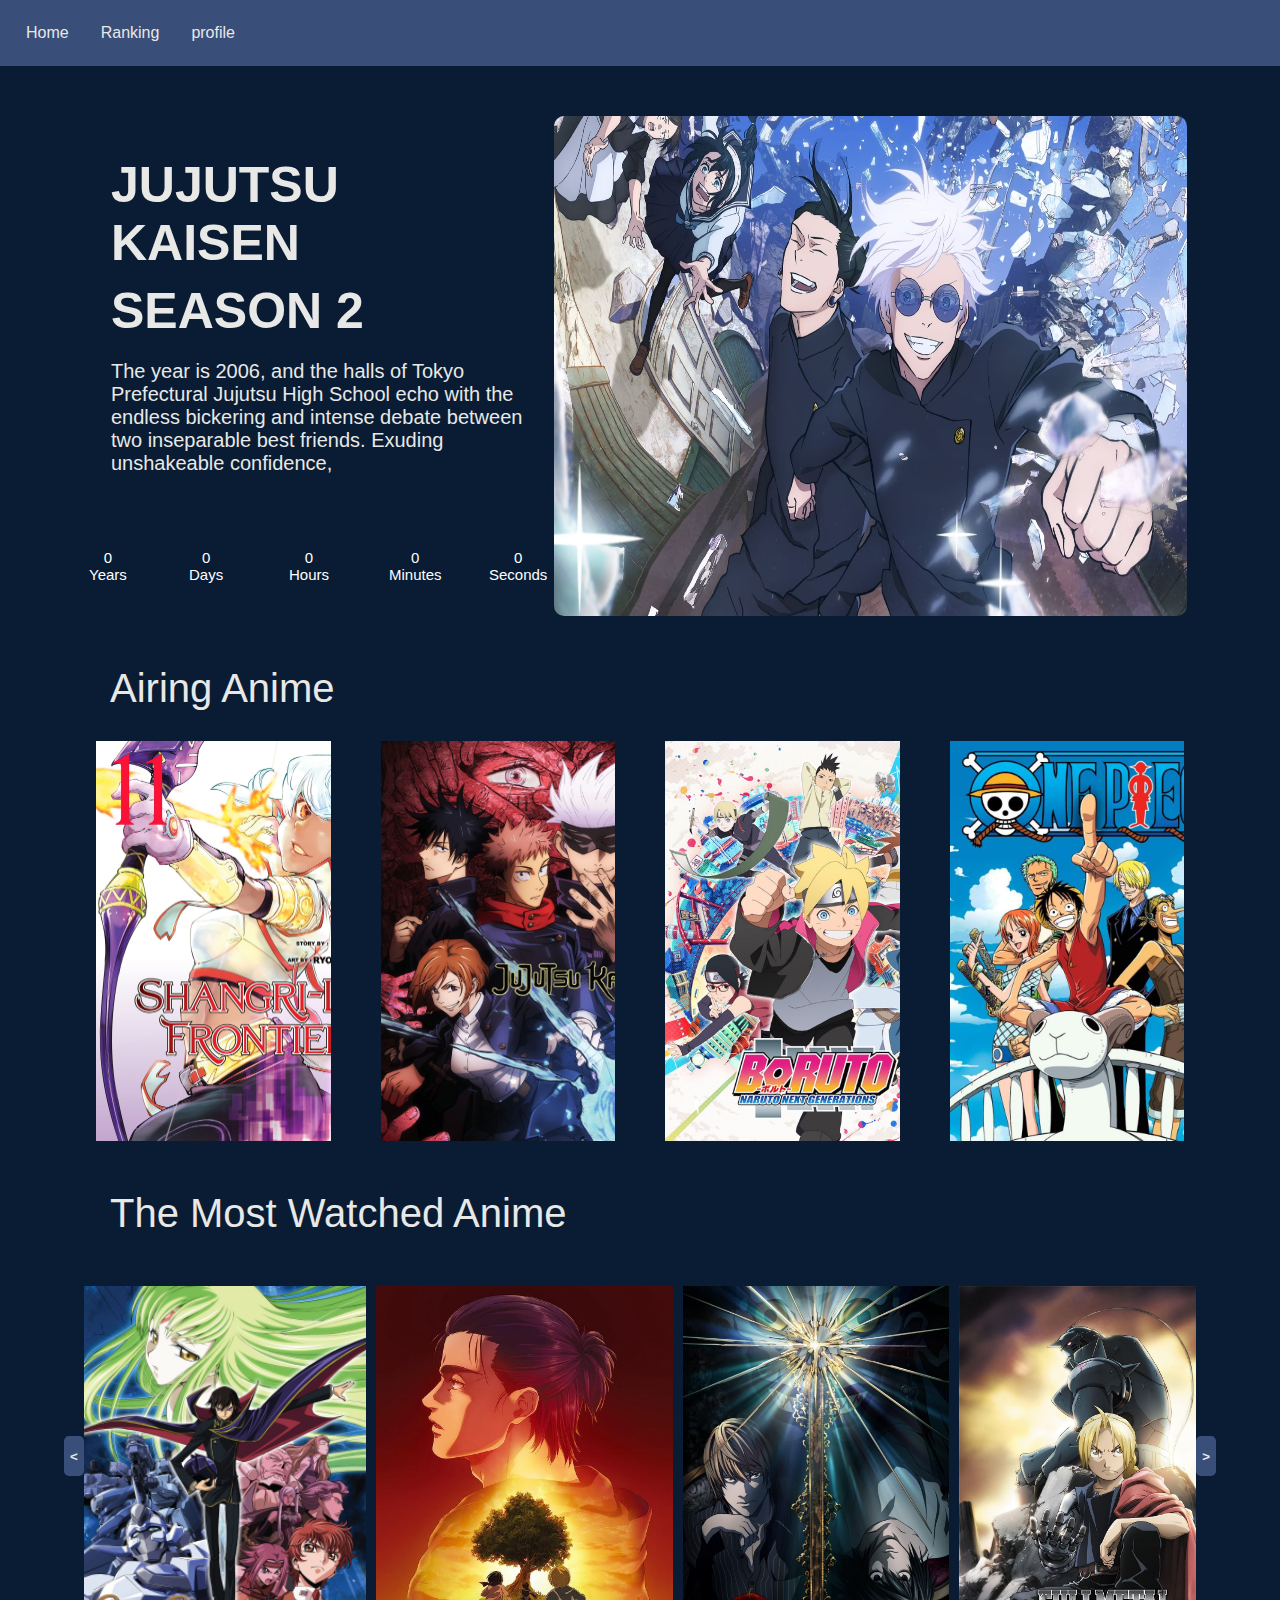
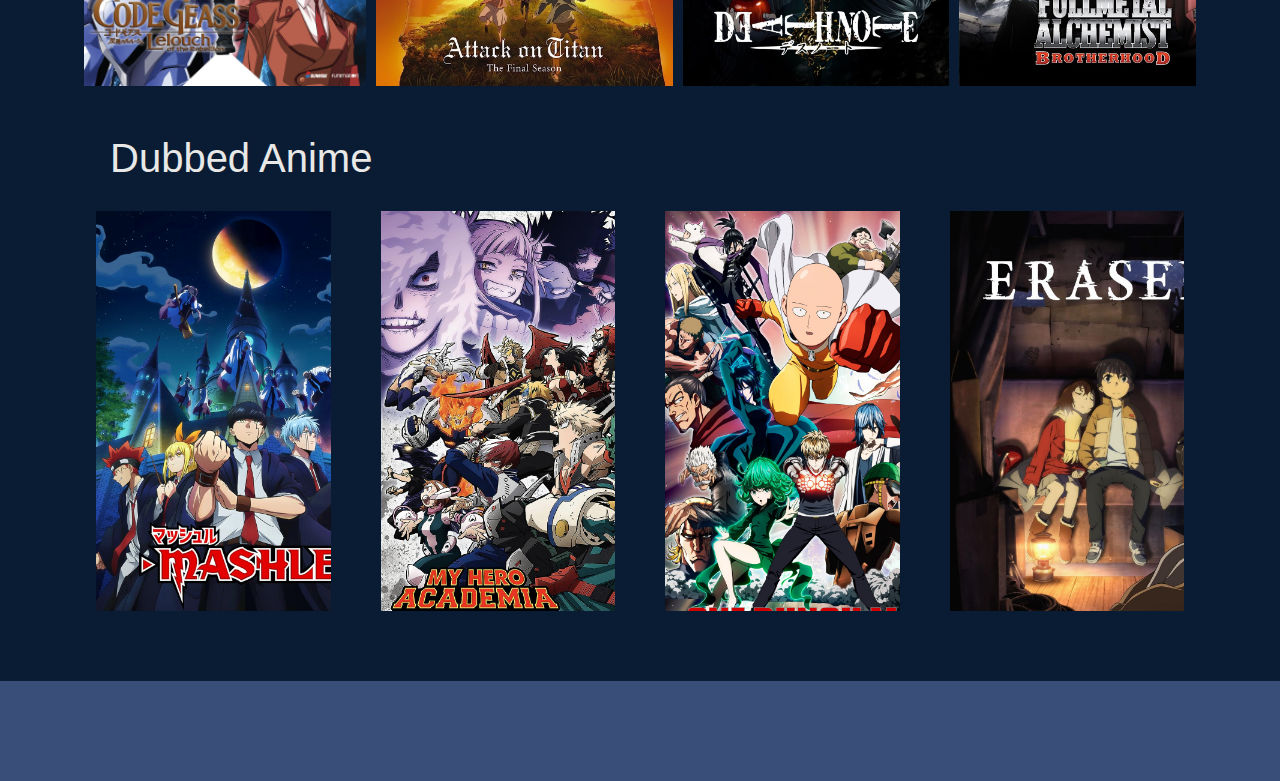
<file: js project1/index.html>
<!DOCTYPE html>
<html lang="en">
<head>
    <meta charset="UTF-8">
    <script
    src="https://code.jquery.com/jquery-3.7.1.js"
    integrity="sha256-eKhayi8LEQwp4NKxN+CfCh+3qOVUtJn3QNZ0TciWLP4="
    crossorigin="anonymous"></script>
    <title>Anime Site</title>
    <link rel="stylesheet" href="styles.css">
</head>
<body>
    <div class="navbar">
        <ul class="navlist">
            <li><a href="#">Home</a></li>

            <li class="dropdown">
                <a href="#" class="dropbtn">Ranking</a>
                <div class="dropdown-content">
                    <a href="animeranking2.html/index3.html" class="selection-box">Anime</a>
                    <a href="./CharactersRanking/rankingcharacters.html" class="selection-box">Characters</a>
                </div>
            </li>
            <li class="dropdown">
                <a href="#" class="dropbtn">profile</a>
                <div class="dropdown-content">
                    <a href="./login/index2.html" class="selection-box">log in</a>
                    <a href="./sign up/signup.html" class="selection-box">sign up</a>
                </div>
            </li>
        </ul>
        <!-- <div class="search-box">
            <input type="text" class="search-bar" placeholder="Search...">
        </div> -->
    </div>
    <div class="filmbox">
        <div class="leftinformation">
            <div id="jujutsu">JUJUTSU KAISEN</div>
            <div id="season">SEASON 2</div>
            <div id="jujutsutext">The year is 2006, and the halls of Tokyo Prefectural
                 Jujutsu High School echo with the endless bickering
                 and intense debate between two inseparable best friends. Exuding unshakeable confidence,</div>
            <div id="play"></div>
            <div class="timer">
                <div class="years">0<br>Years</div>
                <div class="days">0<br>Days</div>
                <div class="hours">0<br>Hours</div>
                <div class="minutes">0<br>Minutes</div>
                <div class="seconds">0<br>Seconds</div>
            </div>

        </div>
       <img id="bigImage" src="./photos/Jujutsu_Kaisen_season_2_1679711090740_1687356135274.avif" style="height: 500px; border-radius: 10px; width: 55%; 
       display: block; margin-left: auto; margin-right: auto;"data-title="Shangri-La Frontier" data-description="IMDB:8.4">
    </div>
    <div id="airinganime">Airing Anime</div>
    <div class="filmbox2"> 
        <div class="image-container">
            <div class="image-wrapper">
        <img src="./photos/shangri-la-frontier-11.jpg" style="width: 300px;" data-title="Shangri-La Frontier" data-description="IMDB:8.4">
        <div class="info-overlay">
            <h3 class="info-title">Title</h3>
            <p class="info-description">Description</p> </div></div></div>
            <div class="image-container">
                <div class="image-wrapper">
        <img src="./photos/https___hiddenremote.com_files_image-exchange_2021_10_ie_77697.jpeg" style="width: 300px;"data-title="Jujutsu kaisen" data-description="IMDB:9.1">
        <div class="info-overlay">
            <h3 class="info-title">Title</h3>
            <p class="info-description">Description</p> </div></div></div>
            <div class="image-container">
                <div class="image-wrapper">
        <img src="./photos/MV5BYjM0MDRkYzctMTNhMS00ODYwLTgwMWItZDYxNDlhOGY1YjRlXkEyXkFqcGdeQXVyMzExMzk5MTQ@._V1_FMjpg_UX1000_.jpg " style="width: 300px; " data-title="Boruto" data-description="IMDB:7.9">
        <div class="info-overlay">
            <h3 class="info-title">Title</h3>
            <p class="info-description">Description</p> </div></div></div>
            <div class="image-container">
                <div class="image-wrapper">
        <img src="./photos/One_Piece_TV_Series-647985949-large.jpg" style="width: 300px;" data-title="One piece" data-description="IMDB:9.7">
        <div class="info-overlay">
            <h3 class="info-title">Title</h3>
            <p class="info-description">Description</p> </div></div></div>
    </div>

      
    <div id="topwatchedanime">The Most Watched Anime</div>
    <div class="filmbox3">
        
        <button class="slider-arrow" id="prevSlide">&lt;</button>
        <div class="image-container1">
            <img src="./photos/Code_Geass_R1_box_set_cover.jpg" style="width: 300px;">
            <img src="./photos/attack on titan.jpg" style="width: 300px;">
            <img src="./photos/death note.jpg" style="width: 300px;">
            <img src="./photos/fullmetal alchemist.jpg" style="width: 300px;">
            <img src="./photos/steins gate.jpg" style="width: 300px;">
            <img src="./photos/demonslayer.jpg" style="width: 300px;">
            <img src="./photos/haikyuu.jpg" style="width: 300px;">
        </div>
        <button class="slider-arrow" id="nextSlide">&gt;</button>
    </div>
    <div id="dubbedanime">Dubbed Anime</div>
    <div class="filmbox2">
        <!-- <button class="slider-arrow" id="prevSlidedubbed">&lt;</button>
        <div class="image-container1"> -->
            <div class="image-container">
                <div class="image-wrapper">
            <img src="./photos/mashle.jpg" style="width: 300px;"data-title="MASHLE" data-description="IMDB:8.3">
            <div class="info-overlay">
                <h3 class="info-title">Title</h3>
                <p class="info-description">Description</p> </div></div></div>
                <div class="image-container">
                    <div class="image-wrapper">
            <img src="./photos/mha.jpg" style="width: 300px;"data-title="My hero academia" data-description="IMDB:8.1">
            <div class="info-overlay">
                <h3 class="info-title">Title</h3>
                <p class="info-description">Description</p> </div></div></div>
             <div class="image-container">
            <div class="image-wrapper">
            <img src="./photos/one puch man.jpg" style="width: 300px;"data-title="One punch man" data-description="IMDB:9.1">
            <div class="info-overlay">
                <h3 class="info-title">Title</h3>
                <p class="info-description">Description</p> </div></div></div>
                <div class="image-container">
                    <div class="image-wrapper">
            <img src="./photos/erased.jpg" style="width: 300px;"data-title="Erased" data-description="IMDB:8.0">
            <div class="info-overlay">
                <h3 class="info-title">Title</h3>
                <p class="info-description">Description</p> </div></div></div>
            <!-- <img src="./photos/spy.jpg" style="width: 300px;">
            <img src="./photos/kuroko.jpg" style="width: 300px;">
            <img src="./photos/blue lock.jpg" style="width: 300px;"> -->
        </div>
        <!-- <button class="slider-arrow" id="nextSlidedubbed">&gt;</button> -->
    </div>
    
    <div class="footer"></div>
    
    <script src="scripts.js"></script>
</body>
</html>
</file>
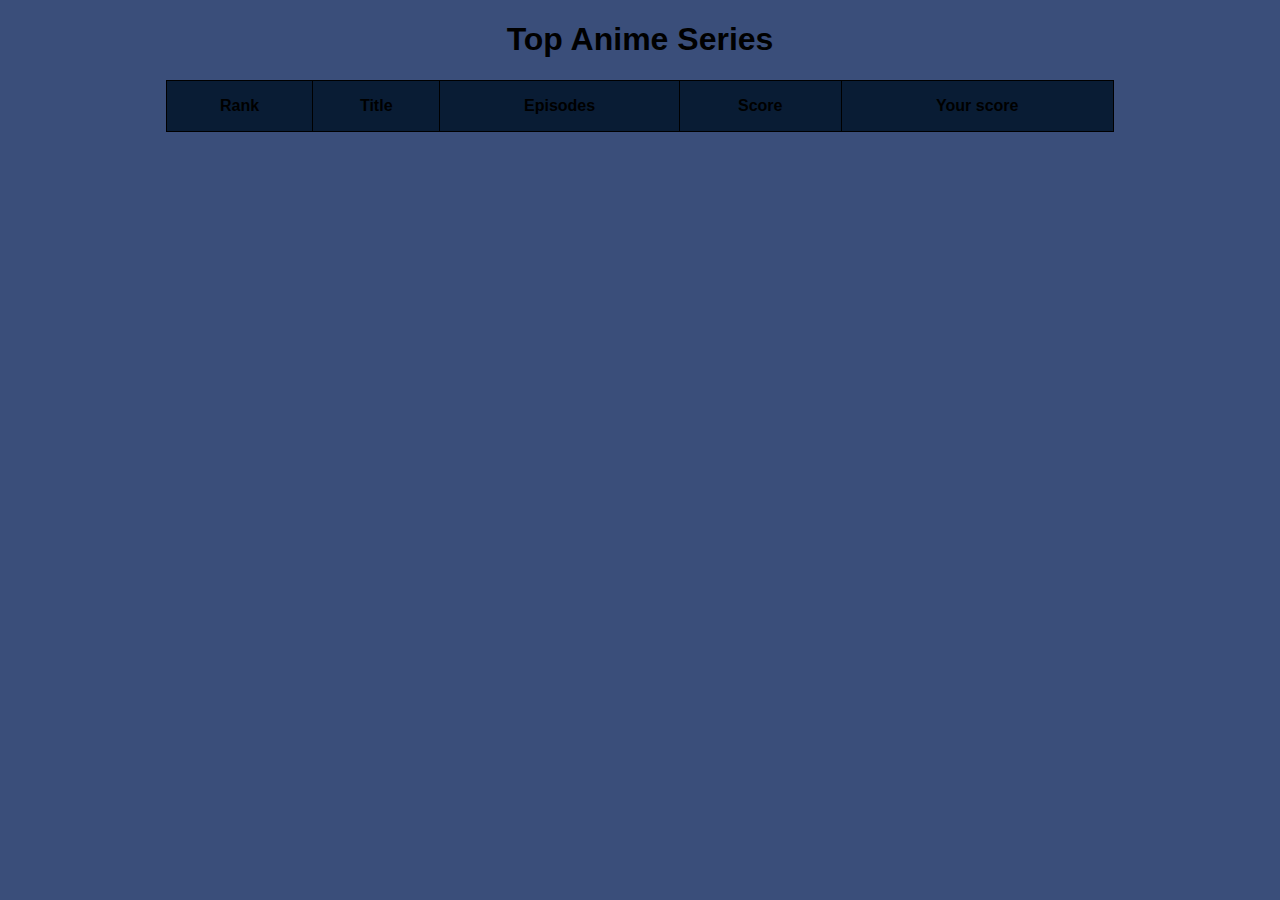
<file: js project1/animeranking2.html/index3.html>
<!DOCTYPE html>
<html lang="en">
<head>
    <meta charset="UTF-8">
    <meta name="viewport" content="width=device-width, initial-scale=1.0">
    <script
    src="https://code.jquery.com/jquery-3.7.1.js"
    integrity="sha256-eKhayi8LEQwp4NKxN+CfCh+3qOVUtJn3QNZ0TciWLP4="
    crossorigin="anonymous"></script>
    <title>Document</title>
    <link rel="stylesheet" href="index3.css">
</head>
<body>
    <header>
        <h1>Top Anime Series</h1>
    </header>

    <main>
        <table>
            <thead>
                <tr>
                    <th>Rank</th>
                    <th>Title</th>
                    <th>Episodes</th>
                    <th>Score</th>
                    <th>Your score</th>
                    
                </tr>
            </thead>
            <tbody id="animeTableBody">

            </tbody>
        </table>
    </main>
    <script src="index3.js"></script>
</body>
</html>
</file>
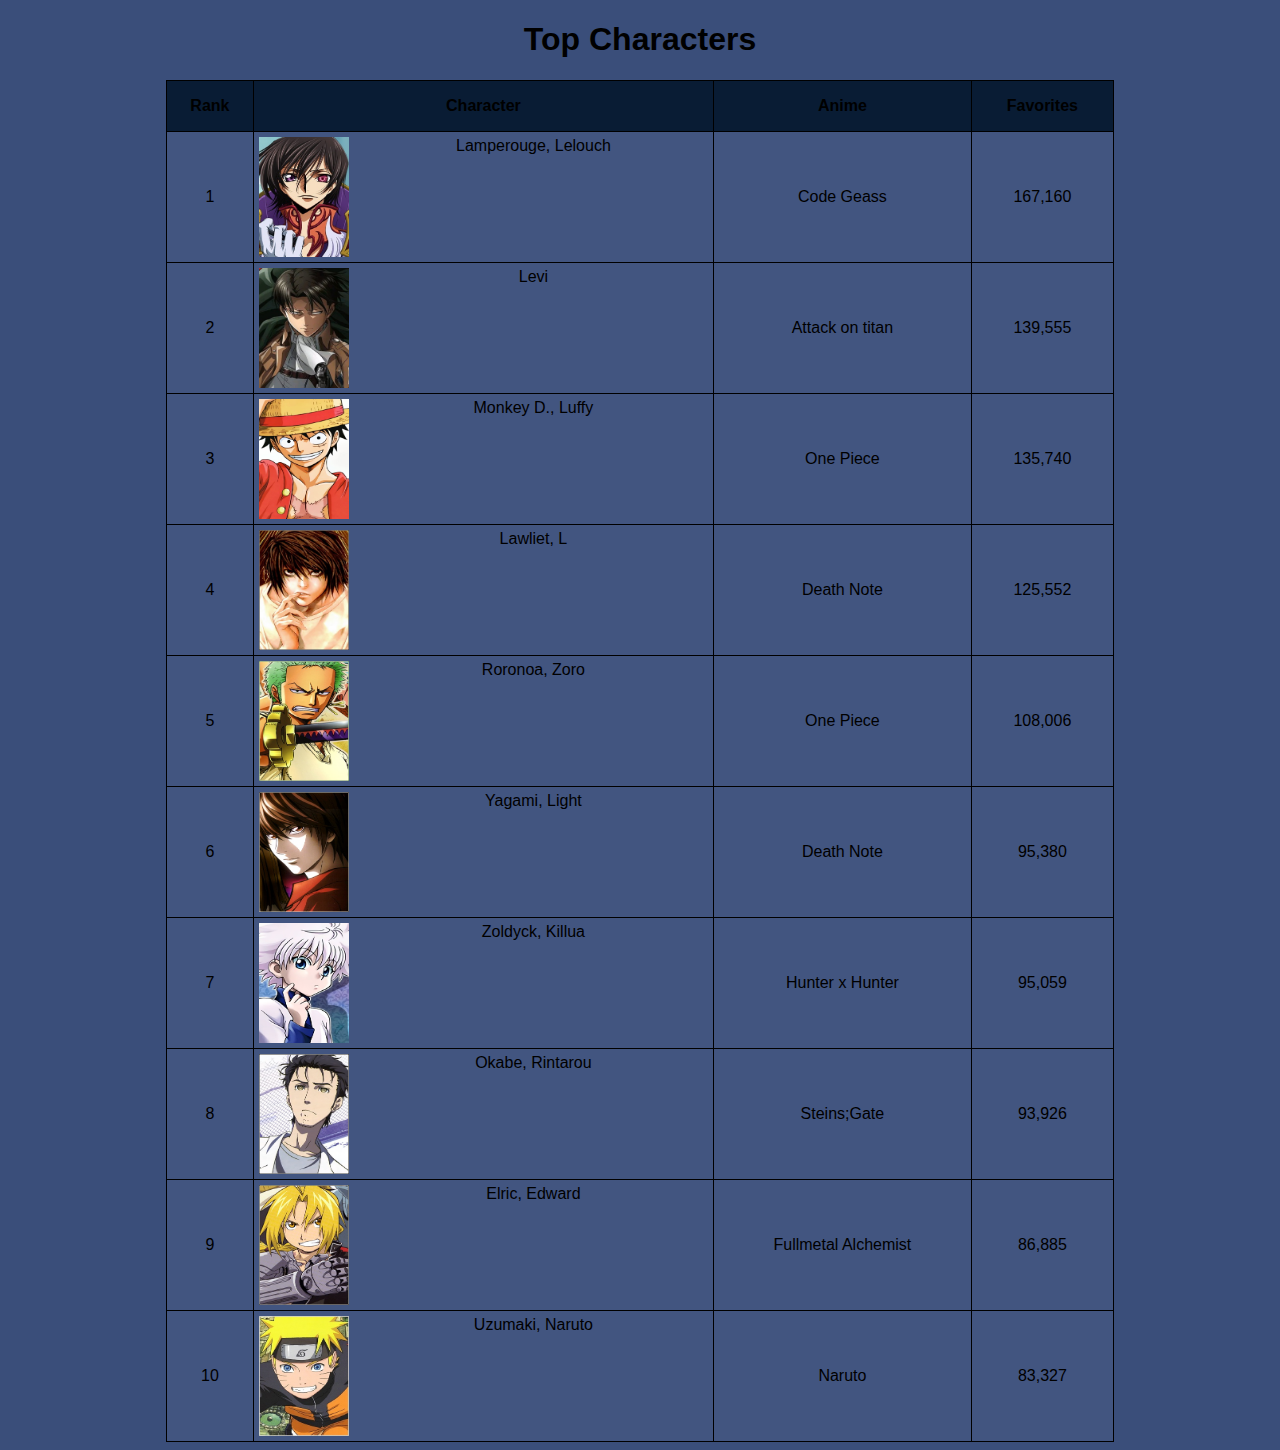
<file: js project1/CharactersRanking/rankingcharacters.html>
<!DOCTYPE html>
<html lang="en">
<head>
    <meta charset="UTF-8">
    <meta name="viewport" content="width=device-width, initial-scale=1.0">
    <script
    src="https://code.jquery.com/jquery-3.7.1.js"
    integrity="sha256-eKhayi8LEQwp4NKxN+CfCh+3qOVUtJn3QNZ0TciWLP4="
    crossorigin="anonymous"></script>
    <title>Anime Ranking</title>
    <link rel="stylesheet" href="rankingcharacters.css">
</head>
<body>
    <header>
        <h1>Top Characters</h1>
    </header>

    <main>
        <table>
            <thead>
                <tr>
                    <th>Rank</th>
                    <th>Character</th>
                    <th>Anime</th>
                    <th>Favorites</th>
                </tr>
            </thead>
            <tbody>
                <tr>
                    <td>1</td>
                    <td><img src="../photos/lelouch 1.jpg">Lamperouge, Lelouch</td>
                    <td>Code Geass</td>
                    <td>167,160</td>
                </tr>
                <tr>
                    <td>2</td>
                    <td><img src="../photos/levi.jpg">Levi</td>
                    <td>Attack on titan</td>
                    <td>139,555</td>
                </tr>
                <tr>
                    <td>3</td>
                    <td><img src="../photos/luffy.jpg">Monkey D., Luffy</td>
                    <td>One Piece</td>
                    <td>135,740</td>
                </tr>
                <tr>
                    <td>4</td>
                    <td><img src="../photos/L.jpg">Lawliet, L</td>
                    <td>Death Note</td>
                    <td>125,552</td>
                </tr>
                <tr>
                    <td>5</td>
                    <td><img src="../photos/zoro.jpg">Roronoa, Zoro</td>
                    <td>One Piece</td>
                    <td>108,006</td>
                </tr>
                <tr>
                    <td>6</td>
                    <td><img src="../photos/light.jpg">Yagami, Light</td>
                    <td>Death Note</td>
                    <td>95,380</td>
                </tr>
                <tr>
                    <td>7</td>
                    <td><img src="../photos/killua.jpg"> Zoldyck, Killua</td>
                    <td>Hunter x Hunter</td>
                    <td>95,059</td>

                </tr>
                <tr>
                    <td>8</td>
                    <td><img src="../photos/okabe.jpg">Okabe, Rintarou</td>
                    <td>Steins;Gate</td>
                    <td>93,926</td>
                </tr>
                <tr>
                    <td>9</td>
                    <td><img src="../photos/edward.jpg">Elric, Edward</td>
                    <td>Fullmetal Alchemist</td>
                    <td>86,885</td>
                </tr>
                <tr>
                    <td>10</td>
                    <td><img src="../photos/naruto.jpg" >Uzumaki, Naruto</td>
                    <td>Naruto</td>
                    <td>83,327</td>
                </tr>
            </tbody>
        </table>
    </main>

    <script src="rankingcharacters.js"></script>
</body>
</html>
</file>
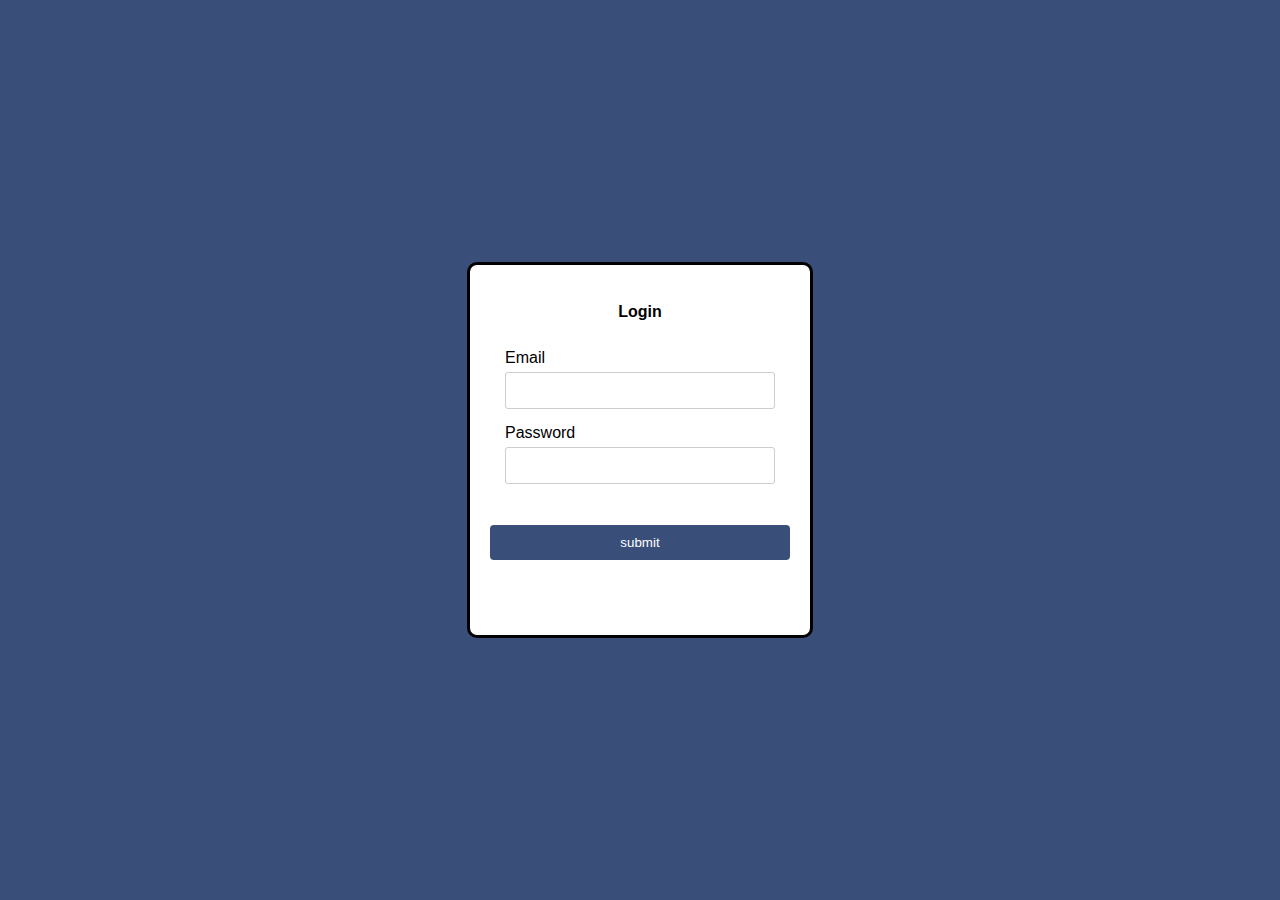
<file: js project1/login/index2.html>
<!DOCTYPE html>
<html lang="en">
<head>
    <meta charset="UTF-8">
    <meta name="viewport" content="width=device-width, initial-scale=1.0">
    <title>Document</title>
    <link rel="stylesheet" href="index2.css">
</head>
<body>
    <div class="box"><br>
        <div class="text1"><span>Login</span></div><br>
        <form id="form" novalidate>
        <div id="email">
            <label for="email">Email</label><br>
            <input type="email" id="emailInput" name="email"><br>
        </div>
        <span id="alert1" style="display: none; color: red; ">Please enter email</span>
        <span id="alert2" style="display: none; color: red; ">Please enter Valid email !</span>
        <div id="password">
            <label for="password">Password</label><br>
            <input type="password" id="passwordInput" name="password">
        </div>
        <span id="alert3" style="display: none; color: red; ">Please enter password</span>
        <span id="alert4" style="display: none; color: red; ">Please enter a password that is longer than 8 characters</span><br><br>
        </form>
        <button id="submit">submit</button><br>
    </div>
    <script src="registrations.js"></script>
</body>
</html>
</file>
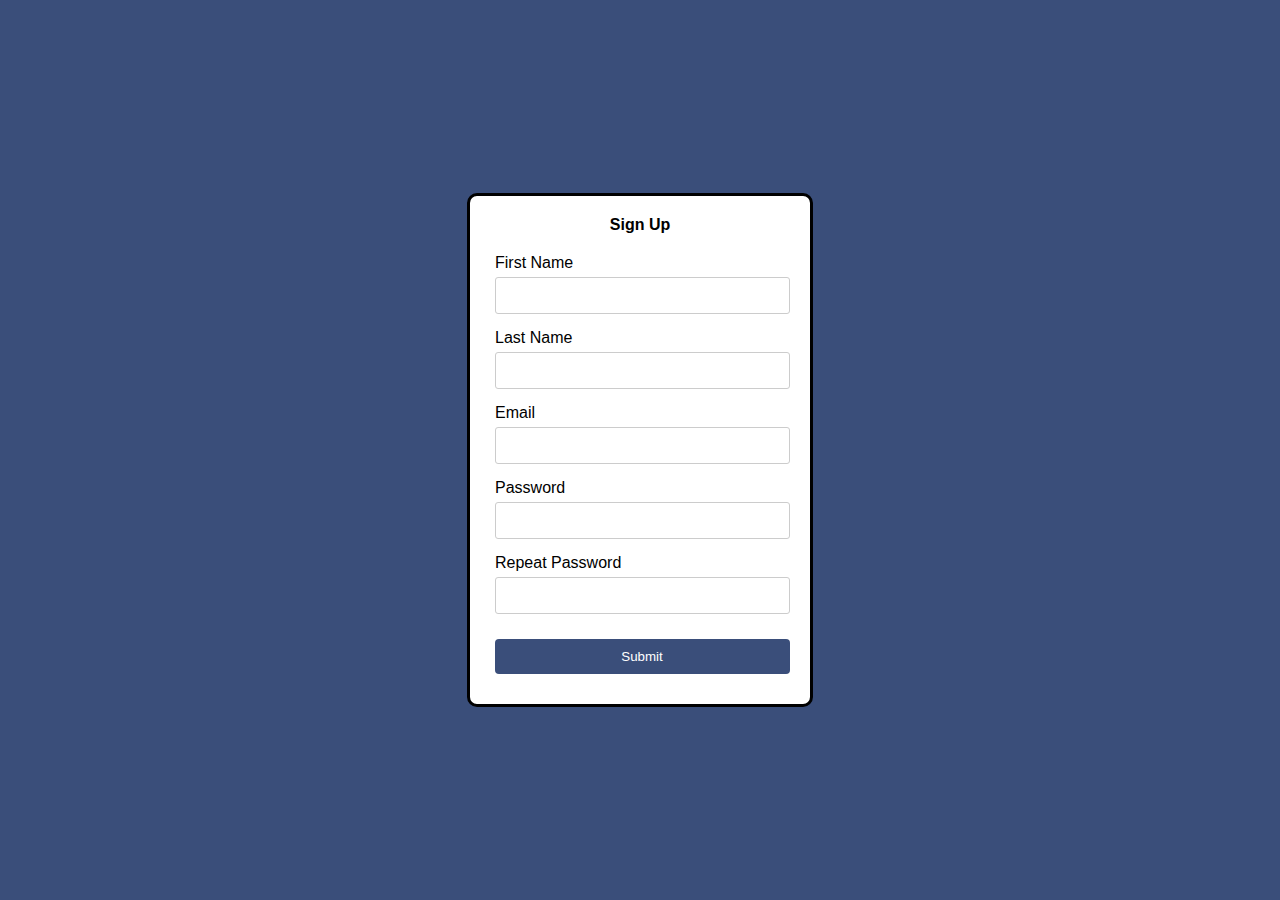
<file: js project1/sign up/signup.html>
<!DOCTYPE html>
<html lang="en">
<head>
    <meta charset="UTF-8">
    <meta name="viewport" content="width=device-width, initial-scale=1.0">
    <script
    src="https://code.jquery.com/jquery-3.7.1.js"
    integrity="sha256-eKhayi8LEQwp4NKxN+CfCh+3qOVUtJn3QNZ0TciWLP4="
    crossorigin="anonymous"></script>
    <title>Sign Up</title>
    <link rel="stylesheet" href="signup.css">
</head>
<body>
    <div class="container">
        <div class="box">
            <div class="text1"><span>Sign Up</span></div>
            <form id="form" novalidate>
                <div class="input-field">
                    <label for="firstName">First Name</label><br>
                    <input type="text" id="firstNameInput" name="firstName">
                    <span class="alert" id="alertFirstName" style="display: none;">Please enter your first name</span>
                </div>
                <div class="input-field">
                    <label for="lastName">Last Name</label><br>
                    <input type="text" id="lastNameInput" name="lastName">
                    <span class="alert" id="alertLastName" style="display: none;">Please enter your last name</span>
                </div>
                <div class="input-field">
                    <label for="email">Email</label><br>
                    <input type="email" id="emailInput" name="email">
                    <span class="alert" id="alertEmail1" style="display: none;">Please enter an email</span>
                    <span class="alert" id="alertEmail2" style="display: none;">Please enter a valid email</span>
                </div>
                <div class="input-field">
                    <label for="password">Password</label><br>
                    <input type="password" id="passwordInput" name="password">
                    <span class="alert" id="alertPassword1" style="display: none;">Please enter a password</span>
                    <span class="alert" id="alertPassword2" style="display: none;">Password must be at least 8 characters long</span>
                </div>
                <div class="input-field">
                    <label for="repeatPassword">Repeat Password</label><br>
                    <input type="password" id="repeatPasswordInput" name="repeatPassword">
                    <span class="alert" id="alertRepeatPassword" style="display: none;">Passwords do not match</span>
                </div>
            </form>
            <button id="submit">Submit</button>
            <div id="congratulationsMessage" style="color: green; margin-top: 10px;"></div>
        </div>
    </div>

    <script src="signup.js"></script>
</body>
</html>
</file>
<file: js project1/styles.css>
body {
    background-color: #091c34;
    margin: 0;
    font-family: Arial, sans-serif;
}

.navbar {
    background-color: #3a4e7a;
    display: flex;
    justify-content: space-between;
    align-items: center;
    padding: 10px;
}

.navlist {
    list-style-type: none;
    margin: 0;
    padding: 0;
    overflow: hidden;
}

.navlist li {
    float: left;
}

.navlist li a {
    display: block;
    color: #e8e8e6;
    text-align: center;
    padding: 14px 16px;
    text-decoration: none;
}

.dropdown-content {
    display: none;
    position: absolute;
    background-color: #3a4e7a;
    min-width: 160px;
    box-shadow: 0px 8px 16px 0px rgba(0,0,0,0.2);
    z-index: 1;
}

.dropdown-content a {
    color: black;
    padding: 12px 16px;
    text-decoration: none;
    display: block;
    text-align: left;
    background-color: #3a4e7a; 
}

.dropdown:hover .dropdown-content {
    display: block;
}

.search-box {
    margin-top: 8px;
    margin-right: 20px;
}

.search-bar {
    padding: 8px;
    border-radius: 5px;
    border: none;
    outline: none;
    width: 300px;
}
.filmbox {
    /* border: 3px solid black; */
    width: 90%;
    margin: auto;
    height: 500px;
    margin-top: 50px;
    display: flex;
}
.leftinformation {
    /* border: 3px solid black; */
    align-items: left;
    height: 500px;
    width: 40%;
}
.rightphoto {
    border-radius: 10px;
    display: block;
    margin-left: auto;
    margin-right: auto;
} 
#jujutsu {
    color: #e8e8e6;
    font-size: 50px;
    /* text-align: center; */
    margin-top: 40px;
    font-family: 'Segoe UI', Tahoma, Geneva, Verdana, sans-serif;
    font-weight: bold;
    margin-left: 47px;
}
#season {
    color: #e8e8e6;
    font-size: 50px;
    margin-left: 47px;
    margin-top: 10px;
    font-family: 'Segoe UI', Tahoma, Geneva, Verdana, sans-serif;
    font-weight: bold;
}
#jujutsutext {
    color: #e8e8e6;
    font-size: 20px;
    text-align:left;
    margin-left: 47px;
    margin-top: 20px;
    font-family: 'Segoe UI', Tahoma, Geneva, Verdana, sans-serif;
}
/* #play {
    cursor: pointer;
    background-color: #3a4e7a;
    border-radius: 10px;
    height: 50px;
    width: 200px;
    margin-left: 47px;
    margin-top: 40px;
    border: none;
    color: #e8e8e6;
    font-size: 25px;
    font-family: 'Segoe UI', Tahoma, Geneva, Verdana, sans-serif;

} */

.filmbox2 {
    /* border: 3px solid black; */
    height: 400px;
    width: 85%;
    margin: auto;
    margin-top: 30px;
    display: flex;
    gap: 50px;
}
#airinganime , #topwatchedanime, #dubbedanime {
    color: #e8e8e6;
    font-size: 40px;
    text-align:left;
    margin-left: 110px;
    margin-top: 50px;
    font-family: 'Segoe UI', Tahoma, Geneva, Verdana, sans-serif;

}
.footer {
    background-color: #3a4e7a;
    height:100px;
    margin-top: 70px;
}
.image-container {
    overflow-x: auto;
    white-space: nowrap;
    display: flex;
    scrollbar-width: none;
    -ms-overflow-style: none;
    width: 100%;
    text-align: center;
}
.image-container1 {
    overflow-x: auto;
    white-space: nowrap;
    display: flex;
    scrollbar-width: none;
    -ms-overflow-style: none;

}

.image-container::-webkit-scrollbar , .image-container1::-webkit-scrollbar  {
    display: none; 
}

img {
    margin-right: 10px;
}
.slider-arrow {
    height: 40px;
    width: 20px;
    margin-top: 150px;
    background-color: #3a4e7a;
    color: #e8e8e6;
    border-radius: 5px;
    font-weight: bold;
    border: none;
}

.userinfo {
    display: flex;
    color: #e8e8e6;
}



@media screen and (max-width: 1024px) {
    .filmbox {
        flex-direction: column;
        height: auto;
    }

    .leftinformation {
        width: 100%;
        margin: 0;
        text-align: center;
    }

    #jujutsu, #season, #jujutsutext, #play {
        margin-left: 0;
        text-align: center;
    }

    img {
        width: 100%;
        height: auto;
    }

    .image-container, .image-container1 {
        display: block;
        overflow-x: scroll;
        white-space: nowrap;
        scrollbar-width: none;
        -ms-overflow-style: none;

    }

    .image-container::-webkit-scrollbar, .image-container1::-webkit-scrollbar {
        display: none;
        
    }
}

@media screen and (max-width: 480px) {
    .navbar {
        flex-direction: column;
        align-items: center;
    }

    .navlist li {
        float: none;
    }

    .search-box {
        margin: 20px 0;
    }

    .search-bar {
        width: 80%;
        padding: 10px;
    }

    #jujutsu, #season, #jujutsutext, #play {
        margin-left: 0;
        text-align: center;
    }

    img {
        width: 100%;
        height: auto;
    }

    .filmbox2 {
        flex-direction: column;
        gap: 20px;
    }

    .slider-arrow {
        margin-top: 20px;
    }

    .image-container, .image-container1 {
        display: block;
        overflow-x: scroll;
        white-space: nowrap;
        scrollbar-width: none;
        -ms-overflow-style: none;
    }

    .image-container::-webkit-scrollbar, .image-container1::-webkit-scrollbar {
        display: none;
    }
      
}

.info-overlay {
    position: absolute;
    top: 50%;
    left: 50%;
    transform: translate(-50%, -50%);
    /* background-color: rgba(255, 255, 255, 0.7); */
    padding: 10px;
    display: none;
}


.info-title {
    font-size: 18px;
    font-weight: bold;
}

.info-description {
    font-size: 14px;
}

.image-container {
    position: relative;
    display: inline-block;

}

.image-wrapper {
    position: relative;

}

.graph-overlay {
    position: absolute;
    top: 0;
    left: 0;
    width: 100%;
    height: 100%;
    opacity: 0;
    transition: opacity 0.3s ease;
}

.image-wrapper:hover .graph-overlay {
    opacity: 1;
}


.timer {
    /* border: 3px solid black; */
    height: 200px;
    width: 500px;
    margin: auto;
    margin-top: 2%;
    display: flex;
    text-align: center;
}
.years, 
.days , 
.hours , 
.minutes , 
.seconds {
    height: 70px;
    width: 50px;
    gap: 0px;
    display: flex;
    margin: auto;
    text-align: center;
    color: white;
    font-size: 15px;
}
.filmbox3 {
    /* border: 3px solid black; */
    width: 90%;
    margin: auto;
    height: 400px;
    margin-top: 50px;
    display: flex;
}
</file>
<file: js project1/animeranking2.html/index3.css>
body {
    font-family: sans-serif;
    background-color: #3a4e7a;
}

header {
    text-align: center;
}

main {
    width: 75%;
    margin: 0 auto;
}

table {
    border-collapse: collapse;
    width: 100%;
}

th, td {
    border: 1px solid black;
    padding: 5px;
    background-color: #425580;
    height: 40px;
    text-align: center; 
}

th:first-child,
td:first-child {
    text-align: center; 
    
}

th {
    background-color: #091c34;
    text-align: center; 
}

td img {
    width: 100px;
    height: 120px;
    float: left; 
    margin-right: 10px; 
    
}
.hovered {
  background-color: #33476b;
  border: 2px solid #fff; 
  transform: scale(1.02); 
  transition: all 0.2s ease-in-out; 
}
</file>
<file: js project1/CharactersRanking/rankingcharacters.css>
body {
    font-family: sans-serif;
    background-color: #3a4e7a;
}

header {
    text-align: center;
}

main {
    width: 75%;
    margin: 0 auto;
}

table {
    border-collapse: collapse;
    width: 100%;
}

th, td {
    border: 1px solid black;
    padding: 5px;
    background-color: #425580;
    height: 40px;
    text-align: center; 
}

th:first-child,
td:first-child {
    text-align: center; 
    
}

th {
    background-color: #091c34;
    text-align: center; 
}

td img {
    width: 90px;
    height: 120px;
    float: left; 
    margin-right: 10px; 
    
}
.hovered {
  background-color: #33476b;
  border: 2px solid #fff; 
  transform: scale(1.02); 
  transition: all 0.2s ease-in-out; 
}
</file>
<file: js project1/login/index2.css>
body {
    background-color:  #3a4e7a;
    font-family: Arial, sans-serif;
    display: flex;
    justify-content: center;
    align-items: center;
    height: 100vh;
    margin: 0;
}

.box {
    border: 3px solid black;
    border-radius: 10px;
    margin: auto;
    height: 330px;
    width: 300px;
    text-align: center;
    background-color: white;
    padding: 20px;
}

.text1 {
    font-weight: bold;
}

#email, #password {
    text-align: left;
    margin-left: 15px;
    margin-top: 10px;
}

input {
    width: 87%;
    padding: 10px;
    margin: 5px 0;
    border: 1px solid #ccc;
    border-radius: 3px;
}
button {
    width: 100%;
    padding: 10px;
    background-color:  #3a4e7a;
    color: white;
    border: none;
    border-radius: 4px;
    cursor: pointer;
}
</file>
<file: js project1/sign up/signup.css>
body {
    background-color: #3a4e7a;
    font-family: Arial, sans-serif;
    display: flex;
    justify-content: center;
    align-items: center;
    height: 100vh;
    margin: 0;
}

.container {
    display: flex;
    justify-content: center;
    align-items: center;
    height: 100vh;
    margin: 0;
}

.box {
    border: 3px solid black;
    border-radius: 10px;
    width: 300px;
    text-align: center;
    background-color: white;
    padding: 20px;
}

.text1 {
    font-weight: bold;
    margin-bottom: 20px;
}

.input-field {
    text-align: left;
    margin-left: 5px;
    margin-top: 10px;
}

input {
    width: calc(100% - 22px); 
    padding: 10px;
    margin: 5px 0;
    border: 1px solid #ccc;
    border-radius: 3px;
}

button {
    width: calc(100% - 5px); 
    padding: 10px;
    background-color: #3a4e7a;
    color: white;
    border: none;
    border-radius: 4px;
    cursor: pointer;
    margin-top: 20px;
    margin-left: 4px;
}

.alert {
    display: none;
    color: red;
}
.congratulationsMessage {
    width: calc(100% - 5px); 
    padding: 10px;
    background-color: #3a4e7a;
    color: white;
    border: none;
    border-radius: 4px;
    cursor: pointer;
    margin-top: 20px;
    margin-left: 4px;
}
</file>
